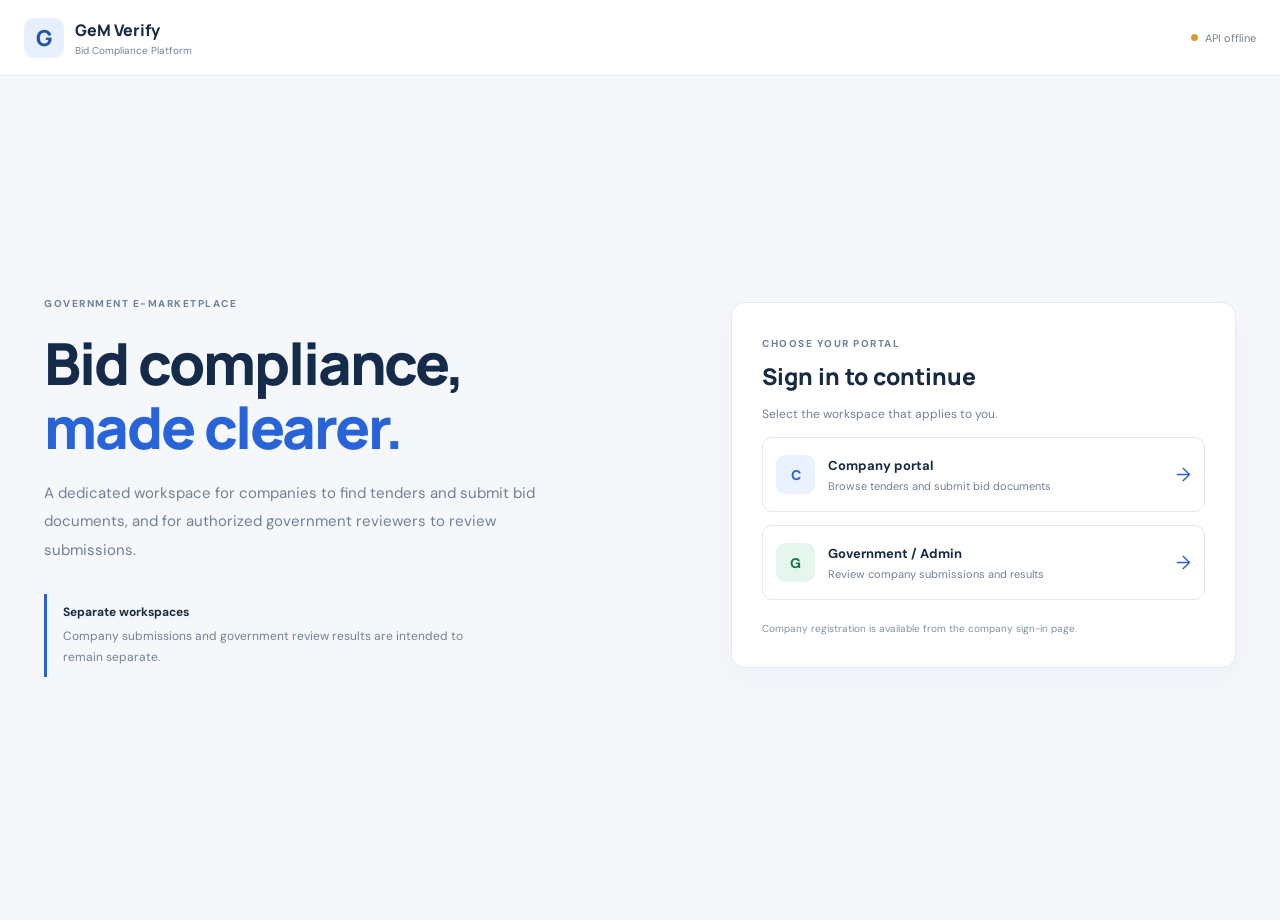
<file: frontend/index.html>
<!doctype html>
<html lang="en">
<head>
  <meta charset="utf-8">
  <meta name="viewport" content="width=device-width,initial-scale=1">
  <title>GeM Verify | Bid Compliance Portal</title>
  <link rel="stylesheet" href="style.css">
</head>
<body>
  <header class="topbar">
    <a class="brand" href="#" id="brand-home"><span class="brand-mark">G</span><span><b>GeM Verify</b><small>Bid Compliance Platform</small></span></a>
    <div class="top-right"><span id="connection" class="connection"><i></i> Checking API</span><button id="logout" class="btn btn-outline hidden">Sign out</button></div>
  </header>
  <main class="wrap">
    <section id="auth-choice" class="auth-layout">
      <div class="intro">
        <span class="eyebrow">GOVERNMENT E-MARKETPLACE</span>
        <h1>Bid compliance,<br><span>made clearer.</span></h1>
        <p>A dedicated workspace for companies to find tenders and submit bid documents, and for authorized government reviewers to review submissions.</p>
        <div class="trust-note"><b>Separate workspaces</b><span>Company submissions and government review results are intended to remain separate.</span></div>
      </div>
      <div class="auth-card">
        <span class="eyebrow">CHOOSE YOUR PORTAL</span><h2>Sign in to continue</h2>
        <p class="muted">Select the workspace that applies to you.</p>
        <button class="role-choice" data-go="company-login"><span class="role-icon">C</span><span><b>Company portal</b><small>Browse tenders and submit bid documents</small></span><span class="arrow">→</span></button>
        <button class="role-choice" data-go="admin-login"><span class="role-icon gov">G</span><span><b>Government / Admin</b><small>Review company submissions and results</small></span><span class="arrow">→</span></button>
        <p class="footnote">Company registration is available from the company sign-in page.</p>
      </div>
    </section>

    <section id="company-login" class="auth-card narrow hidden">
      <button class="back-link" data-go="auth-choice">← Back to portal selection</button>
      <span class="eyebrow">COMPANY WORKSPACE</span><h2>Company sign in</h2><p class="muted">Use your registered company account.</p>
      <form id="company-login-form" class="form">
        <label>Username or email<input name="username" autocomplete="username" required></label>
        <label>Password<input name="password" type="password" autocomplete="current-password" required></label>
        <div id="company-login-error" class="alert hidden"></div>
        <button class="btn btn-primary" type="submit">Sign in to company portal</button>
      </form>
      <p class="center muted">New to GeM Verify? <button class="inline-link" data-go="company-register">Register a company account</button></p>
    </section>

    <section id="company-register" class="auth-card narrow hidden">
      <button class="back-link" data-go="company-login">← Back to company sign in</button>
      <span class="eyebrow">COMPANY WORKSPACE</span><h2>Register company</h2><p class="muted">Create an account to access available government tenders.</p>
      <form id="company-register-form" class="form">
        <label>Company / business name<input name="name" autocomplete="organization" required></label>
        <label>Business email<input name="email" type="email" autocomplete="email" required></label>
        <label>Username<input name="username" autocomplete="username" required minlength="3"></label>
        <label>Password<input name="password" type="password" autocomplete="new-password" required minlength="8"><small>Use at least 8 characters.</small></label>
        <div id="company-register-error" class="alert hidden"></div>
        <button class="btn btn-primary" type="submit">Create company account</button>
      </form>
    </section>

    <section id="admin-login" class="auth-card narrow hidden">
      <button class="back-link" data-go="auth-choice">← Back to portal selection</button>
      <span class="eyebrow">RESTRICTED WORKSPACE</span><h2>Government admin sign in</h2><p class="muted">For authorized government procurement reviewers only.</p>
      <form id="admin-login-form" class="form">
        <label>Admin username<input name="username" autocomplete="username" required></label>
        <label>Password<input name="password" type="password" autocomplete="current-password" required></label>
        <div id="admin-login-error" class="alert hidden"></div>
        <button class="btn btn-primary" type="submit">Sign in as admin</button>
      </form>
      <p class="footnote">Admin accounts must be provisioned securely by the backend operator. There is no public admin registration.</p>
    </section>

    <section id="company-app" class="portal hidden">
      <aside class="side-nav">
        <div class="nav-user"><span class="avatar">C</span><span><b id="company-name">Company</b><small>Company workspace</small></span></div>
        <button class="nav-btn active" data-company-page="tenders">▦ &nbsp; Available tenders</button>
        <button class="nav-btn" data-company-page="upload">↑ &nbsp; Upload bid document</button>
        <button class="nav-btn" data-company-page="submissions">◷ &nbsp; My submissions</button>
        <div class="side-note"><b>Confidential review</b><p>Government verification scores and internal review notes are not displayed in this company workspace.</p></div>
      </aside>
      <div class="portal-content">
        <div class="page-heading"><div><span class="eyebrow">COMPANY PORTAL</span><h1 id="company-page-title">Available government tenders</h1><p id="company-page-subtitle">Browse open opportunities and their published requirements.</p></div></div>
        <section id="company-page-tenders" class="portal-page">
          <div class="toolbar"><div><h2>Open tenders</h2><p class="muted">Only tenders published by the government should appear here.</p></div><button id="refresh-tenders" class="btn btn-outline">Refresh</button></div>
          <div id="tenders-list" class="cards"><div class="empty">Loading tenders…</div></div>
          <div id="tenders-error" class="alert hidden"></div>
        </section>
        <section id="company-page-upload" class="portal-page hidden">
          <div class="panel">
            <h2>Submit a bid document</h2><p class="muted">Choose a published tender and upload its PDF bid document.</p>
            <form id="submission-form" class="form">
              <label>Government tender<select id="tender-select" name="tender_id" required><option value="">Select a tender</option></select></label>
              <label>Bid document (PDF, max 10 MB)<input type="file" name="file" accept=".pdf,application/pdf" required></label>
              <label>Additional note <span class="muted">(optional)</span><textarea name="note" rows="3" placeholder="Add a note for the submission desk"></textarea></label>
              <div id="submission-error" class="alert hidden"></div>
              <button class="btn btn-primary" type="submit">Submit bid document</button>
            </form>
            <p class="footnote">This screen confirms submission only. Confidential compliance results are reserved for authorized government reviewers.</p>
          </div>
        </section>
        <section id="company-page-submissions" class="portal-page hidden">
          <div class="toolbar"><div><h2>My submissions</h2><p class="muted">Track receipt and administrative status of your own submissions.</p></div><button id="refresh-submissions" class="btn btn-outline">Refresh</button></div>
          <div class="table-wrap"><table><thead><tr><th>SUBMISSION</th><th>TENDER</th><th>DOCUMENT</th><th>SUBMITTED</th><th>STATUS</th></tr></thead><tbody id="company-submissions-body"><tr><td colspan="5" class="empty">Loading submissions…</td></tr></tbody></table></div>
          <div id="submissions-error" class="alert hidden"></div>
        </section>
      </div>
    </section>

    <section id="admin-app" class="portal hidden">
      <aside class="side-nav">
        <div class="nav-user"><span class="avatar gov">G</span><span><b>Government admin</b><small>Restricted workspace</small></span></div>
        <button class="nav-btn active" data-admin-page="dashboard">▦ &nbsp; Admin dashboard</button>
        <button class="nav-btn" data-admin-page="tenders">＋ &nbsp; Manage tenders</button>
        <button class="nav-btn" data-admin-page="results">▤ &nbsp; Company results</button>
        <div class="side-note"><b>Authorized access</b><p>Review uploaded bid documents and compliance results. Confirm critical requirements manually.</p></div>
      </aside>
      <div class="portal-content">
        <div class="page-heading"><div><span class="eyebrow">GOVERNMENT WORKSPACE</span><h1 id="admin-page-title">Admin dashboard</h1><p id="admin-page-subtitle">Monitor incoming bid submissions and verification outcomes.</p></div></div>
        <section id="admin-page-dashboard" class="portal-page">
          <div class="stats">
            <article class="stat"><span>Total submissions</span><b id="admin-total">—</b></article>
            <article class="stat"><span>Verified</span><b id="admin-verified">—</b></article>
            <article class="stat"><span>Non-compliant</span><b id="admin-noncompliant">—</b></article>
            <article class="stat"><span>Manual review</span><b id="admin-manual">—</b></article>
          </div>
          <div class="panel"><div class="toolbar"><div><h2>Latest company submissions</h2><p class="muted">Detailed compliance results are shown only in this government workspace.</p></div><button class="btn btn-outline" id="admin-refresh">Refresh</button></div><div id="admin-recent" class="cards"><div class="empty">Loading results…</div></div></div>
        </section>
        <section id="admin-page-tenders" class="portal-page hidden">
          <div class="panel"><h2>Publish a government tender</h2><p class="muted">Publish the tender title and requirements for companies to view.</p>
            <label for="tender-budget">Tender Budget (in Lakhs)</label>
<input type="number" id="tender-budget" name="budget" placeholder="e.g. 50" min="5" max="1000" required />
            <form id="tender-form" class="form">
              <label>Tender title<input name="title" required></label>
              <label>Published requirements <textarea name="requirements" rows="4" required placeholder="GST, PAN, Turnover"></textarea></label>
              <div id="tender-error" class="alert hidden"></div><button class="btn btn-primary" type="submit">Publish tender</button>
            </form>
          </div>
          <div class="panel"><h2>Existing tenders</h2><div id="admin-tenders-list" class="cards"><div class="empty">Loading tenders…</div></div></div>
        </section>
        <section id="admin-page-results" class="portal-page hidden">
          <div class="toolbar"><div><h2>Company upload results</h2><p class="muted">Internal review information for authorized government users.</p></div><button class="btn btn-outline" id="admin-results-refresh">Refresh</button></div>
          <div class="table-wrap"><table><thead><tr><th>ID</th><th>COMPANY</th><th>TENDER</th><th>DOCUMENT</th><th>STATUS</th><th>SCORE</th><th>DETAILS</th></tr></thead><tbody id="admin-results-body"><tr><td colspan="7" class="empty">Loading results…</td></tr></tbody></table></div>
          <div id="admin-results-error" class="alert hidden"></div>
        </section>
      </div>
    </section>
  </main>
  <div id="toast" class="toast hidden" role="status"></div>
  <script src="app.js"></script>
</body>
</html>
</file>
<file: frontend/style.css>
@import url('https://fonts.googleapis.com/css2?family=DM+Sans:wght@400;500;600;700&family=Manrope:wght@500;600;700;800&display=swap');
:root{--navy:#102743;--blue:#2864d7;--ink:#192b42;--muted:#728096;--line:#e3e9f1;--bg:#f5f7fb;--green:#16845b;--red:#c34848;--amber:#a66a13}
*{box-sizing:border-box}body{margin:0;background:var(--bg);color:var(--ink);font:14px 'DM Sans',sans-serif}button,input,textarea,select{font:inherit}button{cursor:pointer}button:focus-visible,input:focus-visible,textarea:focus-visible,select:focus-visible{outline:3px solid #b4ccff;outline-offset:2px}.hidden{display:none!important}.topbar{height:76px;background:#fff;border-bottom:1px solid var(--line);display:flex;align-items:center;justify-content:space-between;padding:0 max(24px,calc((100vw - 1240px)/2));gap:20px}.brand{display:flex;align-items:center;gap:11px;color:var(--ink);text-decoration:none}.brand-mark{height:40px;width:40px;display:grid;place-items:center;background:#e8f0ff;color:#2055ad;border-radius:10px;font:800 22px Manrope}.brand b,.brand small{display:block}.brand b{font:800 16px Manrope}.brand small{font-size:10px;color:var(--muted);margin-top:3px}.top-right{display:flex;align-items:center;gap:15px}.connection{font-size:11px;color:var(--muted);display:flex;gap:7px;align-items:center}.connection i{width:7px;height:7px;border-radius:50%;background:#d99b32}.connection.online i{background:#1d9b6d}.wrap{max-width:1240px;margin:0 auto;padding:34px 24px 60px}.auth-layout{min-height:calc(100vh - 150px);display:grid;grid-template-columns:1.1fr .9fr;align-items:center;gap:70px}.intro{padding:20px 0}.eyebrow{font-size:10px;letter-spacing:1.5px;font-weight:800;color:#71839c}.intro h1{font:800 clamp(36px,5vw,58px)/1.1 Manrope;margin:20px 0;color:#142b4a;letter-spacing:-2px}.intro h1 span{color:var(--blue)}.intro>p{font-size:15px;line-height:1.9;color:var(--muted);max-width:520px}.trust-note{border-left:3px solid var(--blue);padding:10px 16px;margin-top:30px;display:grid;gap:6px;max-width:450px}.trust-note b{font-size:12px}.trust-note span{font-size:12px;color:var(--muted);line-height:1.7}.auth-card,.panel{background:white;border:1px solid var(--line);border-radius:14px;padding:30px;box-shadow:0 12px 35px #18315308}.auth-card h2,.panel h2{font:800 23px Manrope;margin:9px 0}.muted{color:var(--muted);font-size:12px;line-height:1.7}.role-choice{width:100%;display:flex;align-items:center;gap:13px;padding:17px 13px;margin-top:13px;text-align:left;background:#fff;border:1px solid var(--line);border-radius:10px;color:var(--ink)}.role-choice:hover{border-color:#9bb8ef;background:#f9fbff}.role-icon{height:39px;width:39px;border-radius:9px;background:#eaf1ff;color:#2864d7;display:grid;place-items:center;font-weight:800}.role-icon.gov,.avatar.gov{background:#e6f5ee;color:#14764e}.role-choice span:nth-child(2){flex:1}.role-choice b,.role-choice small{display:block}.role-choice b{font-size:13px}.role-choice small{font-size:11px;color:var(--muted);margin-top:5px}.arrow{font-size:19px;color:var(--blue)}.footnote{font-size:10px;color:#8290a3;line-height:1.7;margin:20px 0 0}.narrow{max-width:500px;margin:20px auto}.back-link,.inline-link{background:none;border:0;color:var(--blue);font-size:11px;font-weight:700;padding:0;margin-bottom:22px}.inline-link{margin:0}.center{text-align:center;margin-top:20px}.form{display:grid;gap:16px;margin-top:22px}.form label{display:grid;gap:7px;font-size:12px;font-weight:700}.form input,.form textarea,.form select{width:100%;border:1px solid #d8e0eb;border-radius:8px;padding:12px;background:#fff;color:var(--ink);min-width:0}.form input[type=file]{font-size:11px}.form textarea{resize:vertical;line-height:1.6}.form label small{font-size:10px;color:var(--muted);font-weight:400}.btn{border:1px solid transparent;border-radius:8px;padding:11px 15px;font-size:12px;font-weight:700;display:inline-flex;align-items:center;justify-content:center;gap:8px}.btn-primary{background:var(--blue);color:#fff}.btn-primary:hover{background:#1e54ba}.btn-outline{background:#fff;color:#405571;border-color:#d9e1ec}.btn-outline:hover{background:#f8faff}.form .btn{width:100%;min-height:42px}.alert{background:#fff0f0;border:1px solid #f0d0d0;color:#a13a3a;border-radius:8px;padding:11px 13px;font-size:11px;line-height:1.6}.portal{display:grid;grid-template-columns:245px minmax(0,1fr);gap:26px;align-items:start}.side-nav{background:#102743;color:#dbe6f3;border-radius:13px;padding:16px;min-height:560px;display:flex;flex-direction:column}.nav-user{display:flex;align-items:center;gap:10px;padding:9px 5px 22px;border-bottom:1px solid #2b4360;margin-bottom:14px}.avatar{width:34px;height:34px;display:grid;place-items:center;border-radius:9px;background:#dceaff;color:#2055ad;font-weight:800}.nav-user b,.nav-user small{display:block}.nav-user b{font-size:11px;color:white}.nav-user small{font-size:10px;color:#a7b9cf;margin-top:4px}.nav-btn{background:transparent;border:0;color:#bdcce0;border-radius:8px;padding:12px 10px;text-align:left;font-size:12px;font-weight:600;margin:2px 0}.nav-btn.active,.nav-btn:hover{background:#234366;color:white}.side-note{margin-top:auto;padding:14px 10px;border:1px solid #2a4564;border-radius:9px}.side-note b{font-size:11px;color:#fff}.side-note p{font-size:10px;line-height:1.7;color:#a7b9cf;margin:6px 0 0}.portal-content{min-width:0}.page-heading{padding:7px 0 24px;border-bottom:1px solid var(--line);margin-bottom:23px}.page-heading h1{font:800 25px Manrope;margin:7px 0}.page-heading p{font-size:12px;color:var(--muted);margin:0}.portal-page>.panel,.portal-page .panel{margin-bottom:18px}.toolbar{display:flex;justify-content:space-between;align-items:center;gap:15px;margin-bottom:16px}.toolbar h2{font-size:16px;margin:0 0 5px}.toolbar p{margin:0}.cards{display:grid;grid-template-columns:repeat(2,minmax(0,1fr));gap:14px}.tender-card,.result-card{background:#fff;border:1px solid var(--line);border-radius:11px;padding:18px;min-width:0}.tender-card h3,.result-card h3{font:700 14px Manrope;margin:0 0 9px;overflow-wrap:anywhere}.tender-card p,.result-card p{font-size:11px;line-height:1.7;color:var(--muted);margin:5px 0}.tender-card .btn{margin-top:12px}.tag{display:inline-flex;padding:5px 8px;border-radius:20px;background:#eaf6ef;color:#14764e;font-size:9px;font-weight:800;margin-bottom:12px}.empty{grid-column:1/-1;text-align:center;padding:32px 15px;color:#8492a5;background:#fff;border:1px dashed var(--line);border-radius:10px;font-size:12px}.table-wrap{overflow:auto;background:#fff;border:1px solid var(--line);border-radius:10px}table{width:100%;border-collapse:collapse;min-width:650px}th{text-align:left;background:#f8fafd;color:#8290a3;font-size:9px;letter-spacing:.8px;padding:13px;border-bottom:1px solid var(--line)}td{padding:14px 13px;border-bottom:1px solid #edf0f5;color:#526278;font-size:11px}td:first-child{font-weight:700;color:#334c6b}.status{display:inline-block;padding:5px 8px;border-radius:20px;font-size:9px;font-weight:800;background:#edf2f8;color:#53667e}.status.verified{background:#e9f7f0;color:#16845b}.status.non-compliant{background:#fff0f0;color:#c34848}.status.manual-review{background:#fff6e6;color:#a66a13}.stats{display:grid;grid-template-columns:repeat(4,minmax(0,1fr));gap:12px;margin-bottom:18px}.stat{background:#fff;border:1px solid var(--line);border-radius:11px;padding:17px}.stat span{font-size:10px;color:var(--muted);display:block}.stat b{display:block;font:800 27px Manrope;margin-top:12px}.toast{position:fixed;bottom:22px;right:22px;background:#173452;color:#fff;padding:13px 17px;border-radius:8px;max-width:360px;font-size:12px;z-index:5}.footer{font-size:10px;color:#94a0b0;text-align:center;padding-top:28px}
@media(max-width:900px){.auth-layout{gap:28px}.portal{grid-template-columns:1fr}.side-nav{min-height:auto}.side-note{margin-top:14px}.nav-btn{display:inline-block;width:auto}.cards{grid-template-columns:1fr}.stats{grid-template-columns:repeat(2,minmax(0,1fr))}}
@media(max-width:600px){.topbar{padding:0 15px;height:68px}.wrap{padding:20px 14px 40px}.auth-layout{display:block;min-height:auto}.intro{padding:12px 0 20px}.intro h1{font-size:39px}.intro>p{font-size:13px}.auth-card,.panel{padding:20px}.narrow{margin:0 auto}.top-right .connection{display:none}.page-heading h1{font-size:21px}.toolbar{align-items:flex-start}.stats{gap:8px}.stat{padding:13px}.stat b{font-size:23px}.portal{gap:16px}.side-nav{padding:12px}.nav-user{padding-bottom:12px}.nav-btn{font-size:10px;padding:9px}.table-wrap{border-radius:8px}}
</file>
